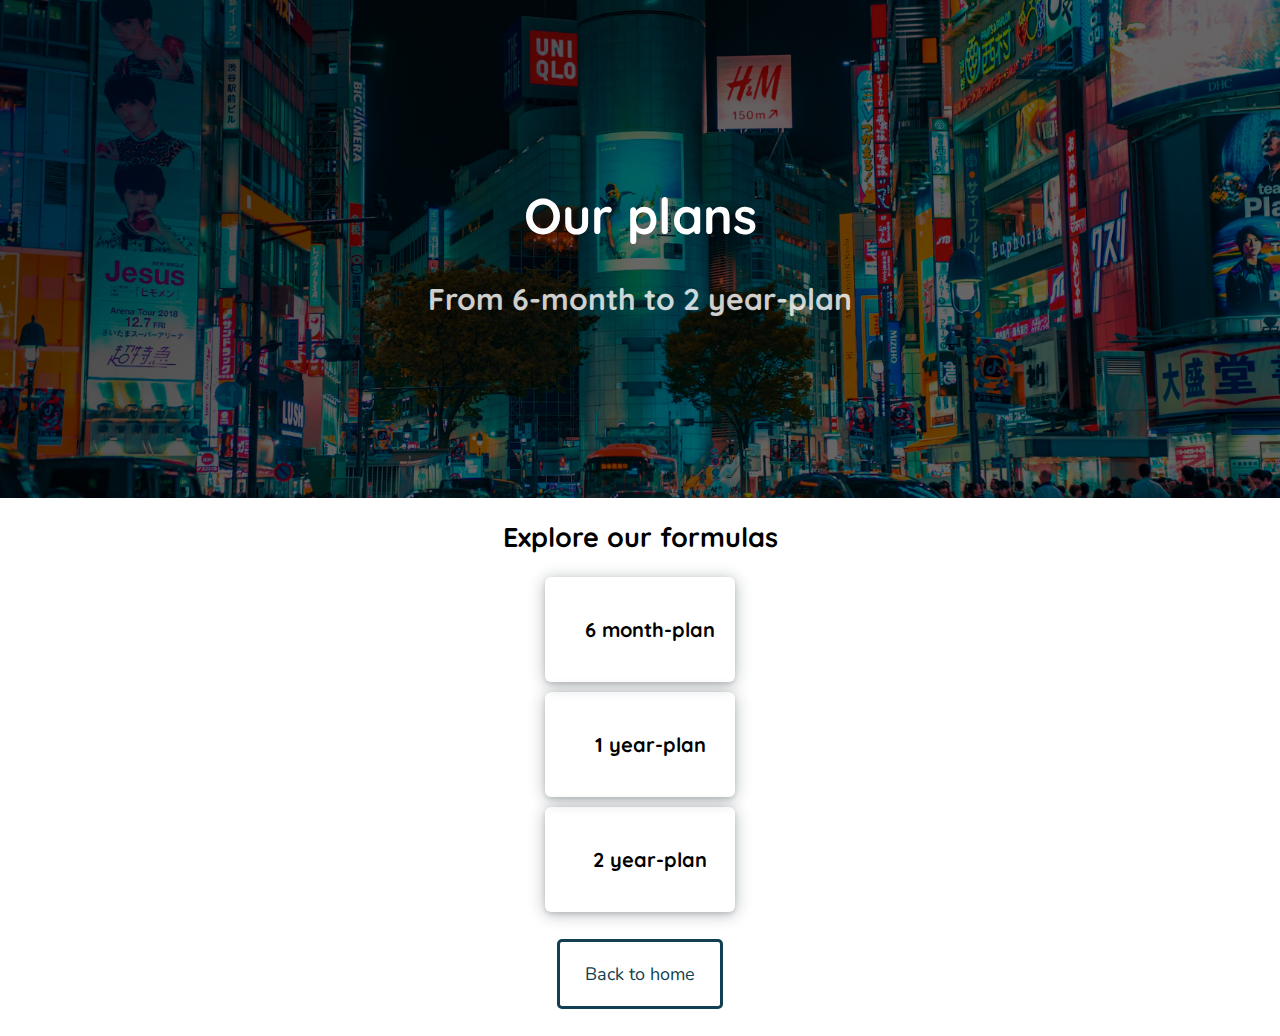
<file: popculture.html>
<!DOCTYPE html>

<html>
<head>
	<title>Plans</title>
	<meta charset="utf-8">
	<link href="css/style.css" rel="stylesheet">
</head>

<body>
	<div class="banner">
		<div class="container">
			<h1>Our plans</h1>

			<h2>From 6-month to 2 year-plan</h2>
		</div>
	</div>

	<div class='container'>
		<h2>Explore our formulas</h2>

		<div class='cards-news'>
			<div class='card'>
				<h3>6 month-plan</h3>
			</div>

			<div class="card">
				<h3>1 year-plan</h3>
			</div>

			<div class="card">
				<h3>2 year-plan</h3>
			</div>
		</div>

		<div class="container" style="text-align: center; margin: 50px 0px;">
			<a class="btn-blue" href="index.html">Back to home</a>
		</div>
	</div>
</body>
</html>
</file>
<file: css/style.css>
/** FONTS **/
@import url('https://fonts.googleapis.com/css2?family=Nunito:wght@200&display=swap');
@import url('https://fonts.googleapis.com/css2?family=Quicksand:wght@300&display=swap');

/** COMPONENTS **/
@import url("components/container.css");
@import url("components/avatar.css");
@import url("components/button.css");
@import url("components/banner.css");
@import url("components/card.css");
@import url("components/footer.css");

body{
  font-family: 'Nunito', sans-serif;
  font-size: 18px;
  margin: 0px;
}
h1, h2, h3{
  font-family: 'Quicksand', sans-serif;
  font-weight: bold;
}
a{
  text-decoration: none;
}

a:hover {
  color: black;
}
</file>
